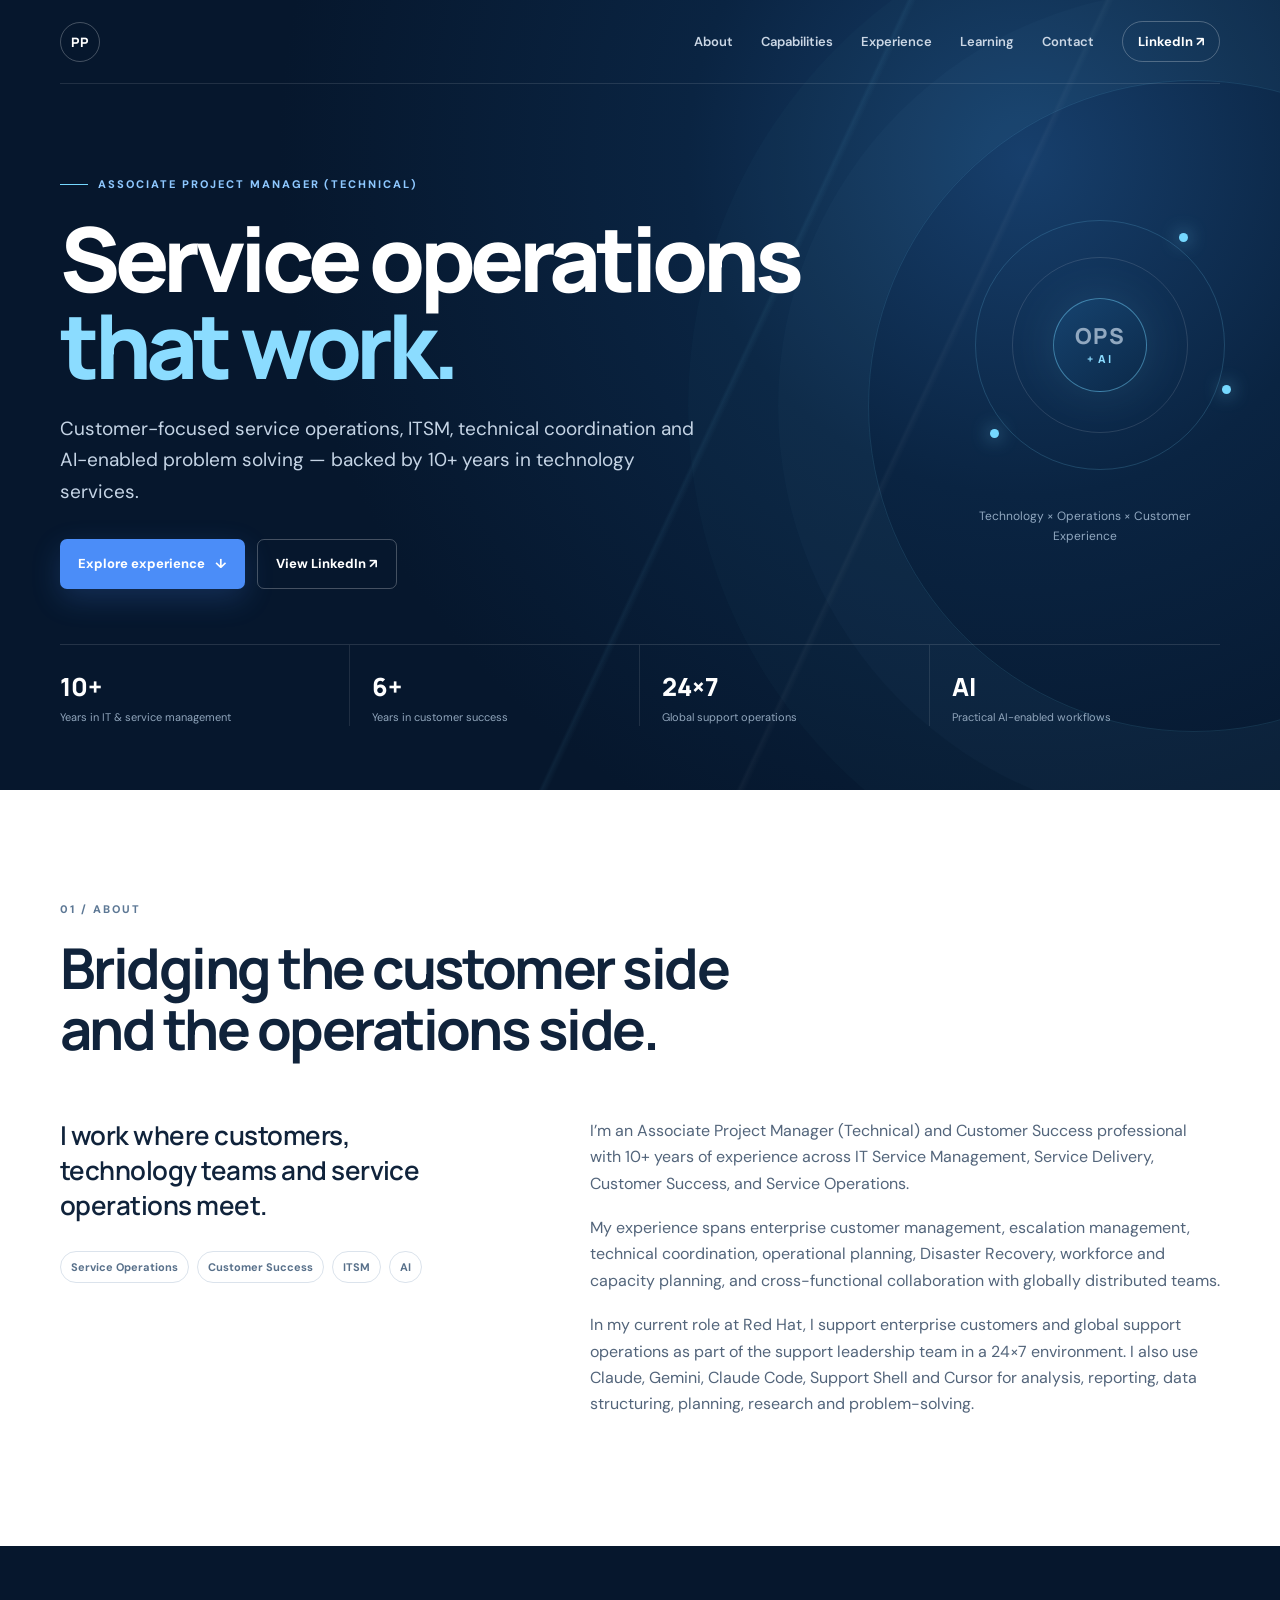
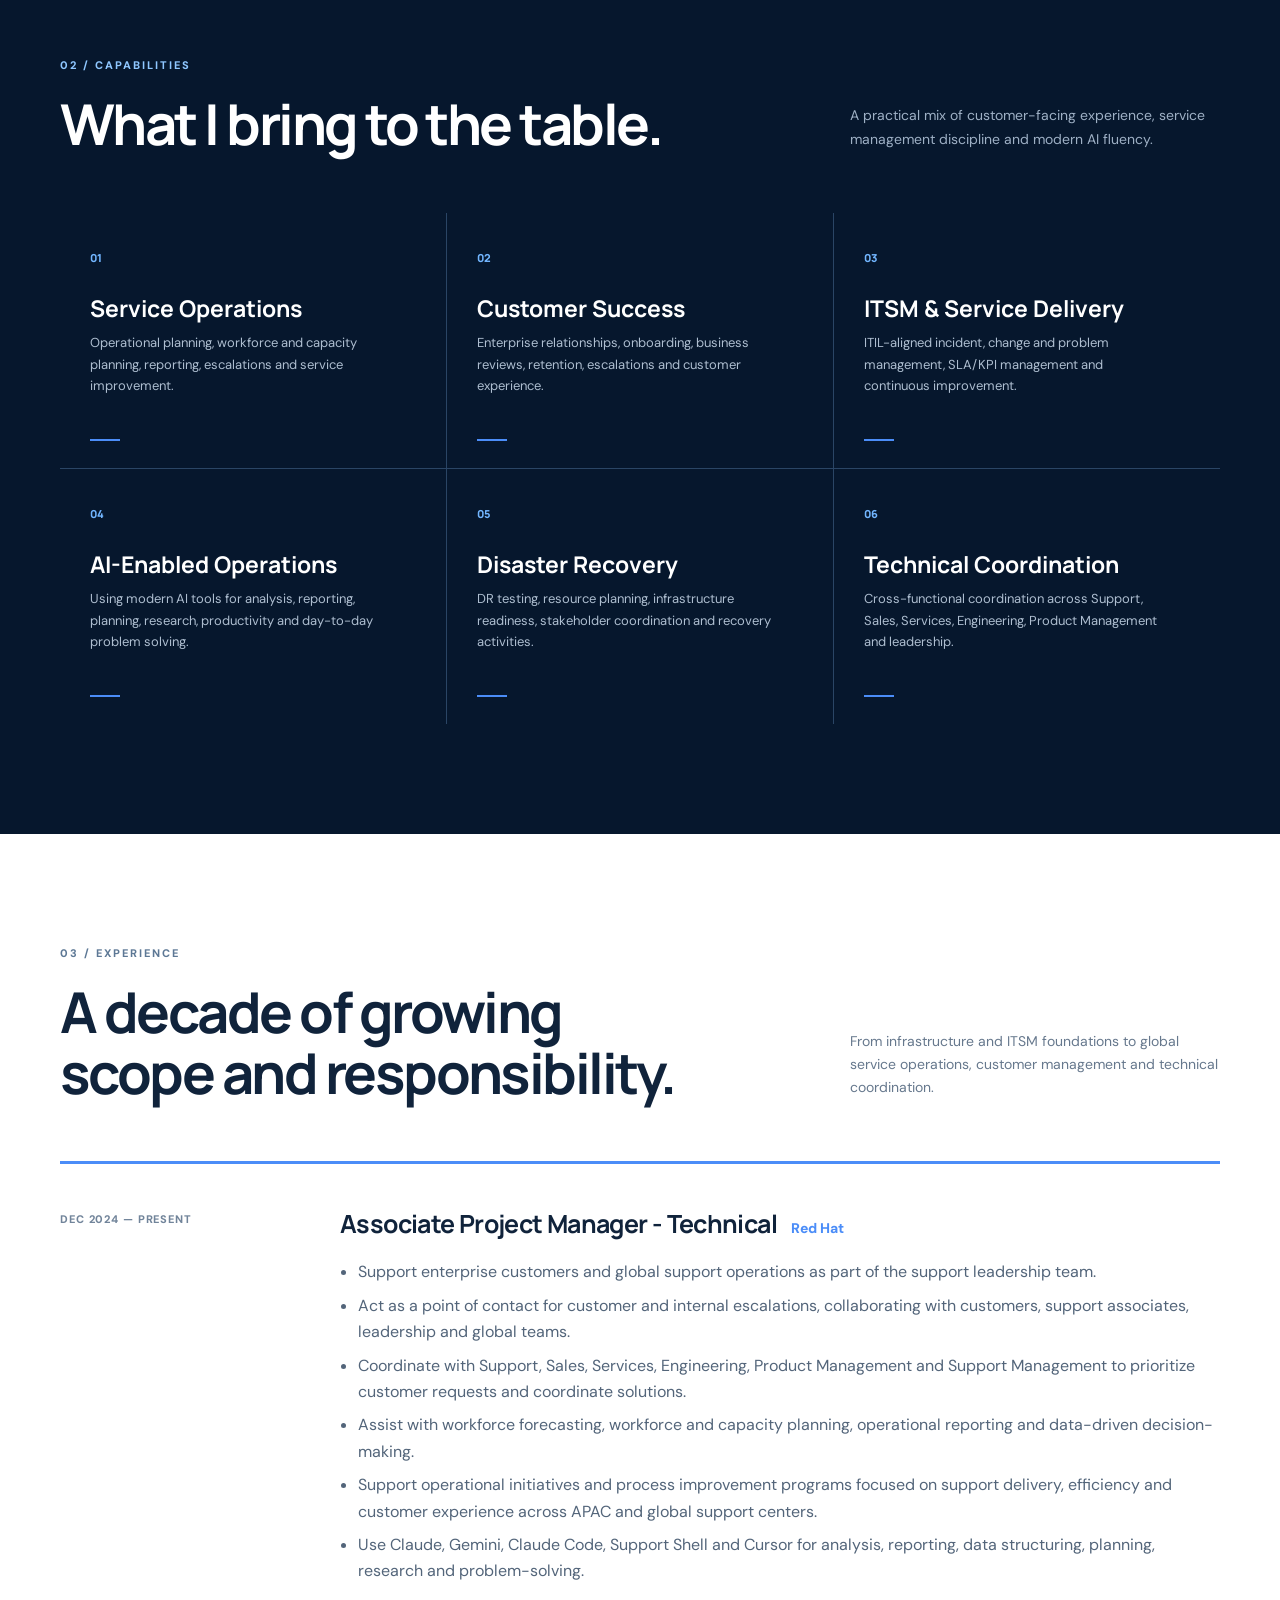
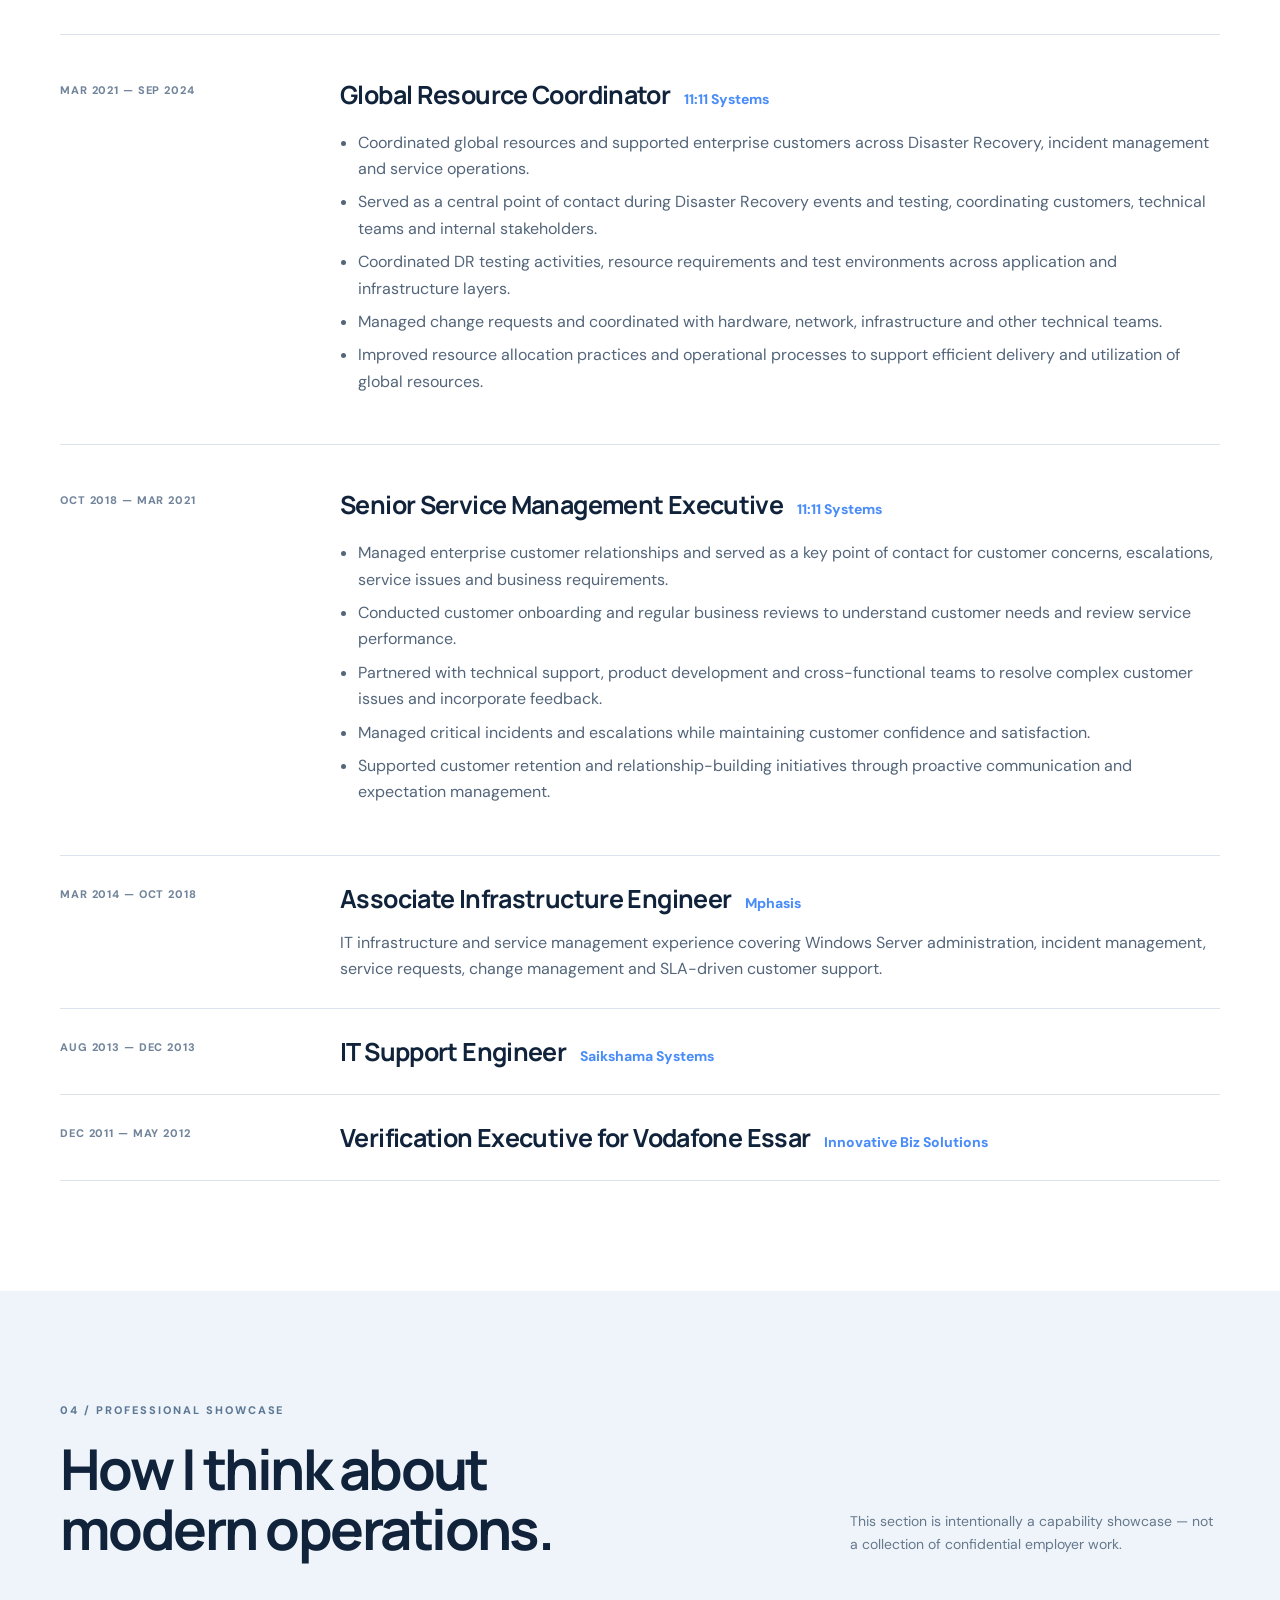
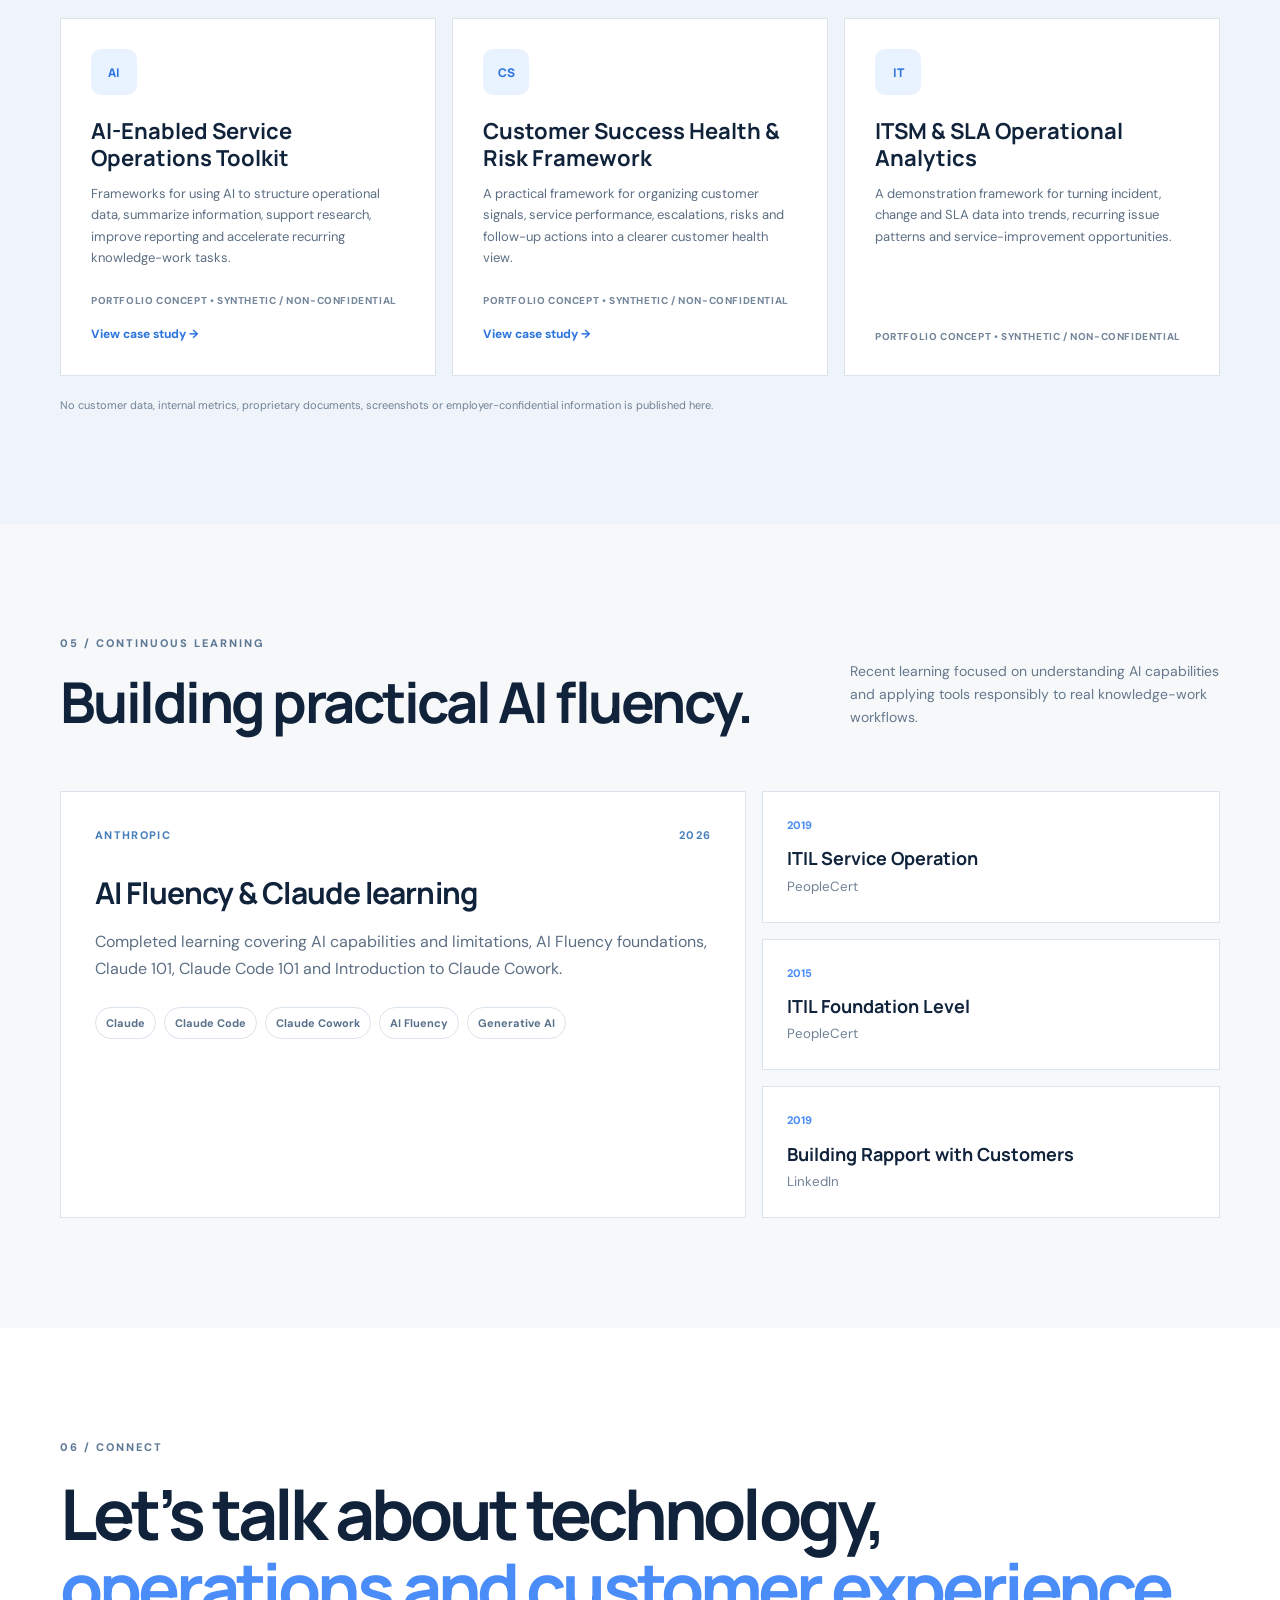
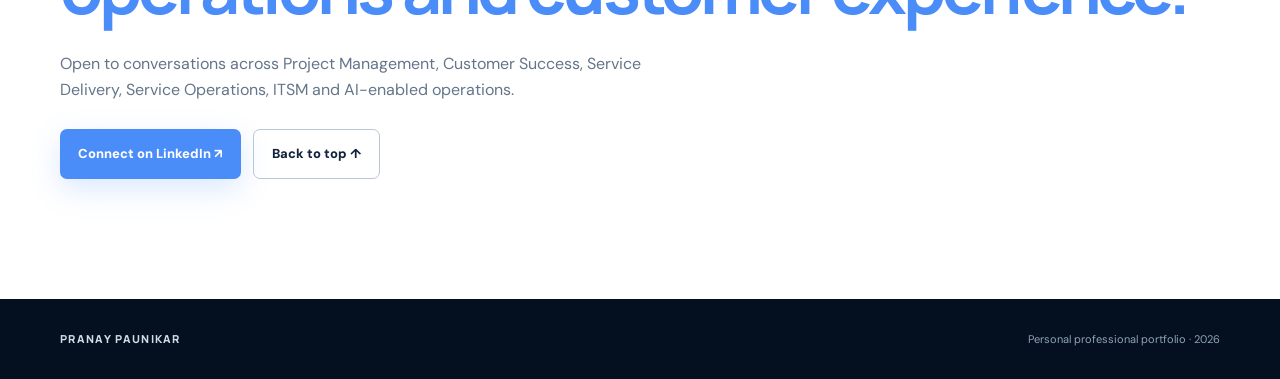
<file: index.html>
<!doctype html>
<html lang="en">
<head>
  <meta charset="utf-8">
  <meta name="viewport" content="width=device-width,initial-scale=1">
  <meta name="description" content="Pranay Paunikar — Associate Project Manager (Technical), Service Operations, Customer Success, ITSM & Service Delivery, AI-Enabled Operations, Disaster Recovery.">
  <meta name="theme-color" content="#07182f">
  <title>Pranay Paunikar | Service Operations • Customer Success • AI</title>
  <link rel="preconnect" href="https://fonts.googleapis.com">
  <link rel="preconnect" href="https://fonts.gstatic.com" crossorigin>
  <link href="https://fonts.googleapis.com/css2?family=DM+Sans:wght@400;500;600;700&family=Manrope:wght@600;700;800&display=swap" rel="stylesheet">
  <link rel="stylesheet" href="style.css">
</head>
<body>
<header class="hero">
  <nav class="nav wrap">
    <a class="brand" href="#top" aria-label="Pranay Paunikar home">PP</a>
    <div class="nav-links">
      <a href="#about">About</a>
      <a href="#capabilities">Capabilities</a>
      <a href="#experience">Experience</a>
      <a href="#learning">Learning</a>
      <a href="#contact">Contact</a>
    </div>
    <a class="nav-cta" href="https://www.linkedin.com/in/pranay--paunikar/" target="_blank" rel="noopener">LinkedIn ↗</a>
  </nav>

  <div id="top" class="hero-inner wrap">
    <div class="hero-copy">
      <p class="eyebrow"><span></span> ASSOCIATE PROJECT MANAGER (TECHNICAL)</p>
      <h1>Service operations<br><em>that work.</em></h1>
      <p class="hero-lead">Customer-focused service operations, ITSM, technical coordination and AI-enabled problem solving — backed by 10+ years in technology services.</p>
      <div class="hero-actions">
        <a class="btn btn-primary" href="#experience">Explore experience <span>↓</span></a>
        <a class="btn btn-ghost" href="https://www.linkedin.com/in/pranay--paunikar/" target="_blank" rel="noopener">View LinkedIn ↗</a>
      </div>
    </div>
    <div class="hero-side">
      <div class="orbit">
        <div class="orbit-ring ring-a"></div>
        <div class="orbit-ring ring-b"></div>
        <div class="orbit-core">OPS<br><small>+ AI</small></div>
        <div class="orbit-dot dot-a"></div>
        <div class="orbit-dot dot-b"></div>
        <div class="orbit-dot dot-c"></div>
      </div>
      <p>Technology × Operations × Customer Experience</p>
    </div>
  </div>

  <div class="hero-bottom wrap">
    <div><strong>10+</strong><span>Years in IT & service management</span></div>
    <div><strong>6+</strong><span>Years in customer success</span></div>
    <div><strong>24×7</strong><span>Global support operations</span></div>
    <div><strong>AI</strong><span>Practical AI-enabled workflows</span></div>
  </div>
</header>

<main>
<section id="about" class="section wrap">
  <div class="section-head">
    <p class="kicker">01 / ABOUT</p>
    <h2>Bridging the customer side<br>and the operations side.</h2>
  </div>
  <div class="about-grid">
    <div class="about-intro">
      <p class="big">I work where customers, technology teams and service operations meet.</p>
      <div class="tag-row">
        <span>Service Operations</span><span>Customer Success</span><span>ITSM</span><span>AI</span>
      </div>
    </div>
    <div class="about-copy">
      <p>I’m an Associate Project Manager (Technical) and Customer Success professional with 10+ years of experience across IT Service Management, Service Delivery, Customer Success, and Service Operations.</p>
      <p>My experience spans enterprise customer management, escalation management, technical coordination, operational planning, Disaster Recovery, workforce and capacity planning, and cross-functional collaboration with globally distributed teams.</p>
      <p>In my current role at Red Hat, I support enterprise customers and global support operations as part of the support leadership team in a 24×7 environment. I also use Claude, Gemini, Claude Code, Support Shell and Cursor for analysis, reporting, data structuring, planning, research and problem-solving.</p>
    </div>
  </div>
</section>

<section id="capabilities" class="section dark">
  <div class="wrap">
    <div class="section-head split">
      <div><p class="kicker light">02 / CAPABILITIES</p><h2>What I bring to the table.</h2></div>
      <p class="section-note">A practical mix of customer-facing experience, service management discipline and modern AI fluency.</p>
    </div>
    <div class="cap-grid">
      <article class="cap-card"><span>01</span><h3>Service Operations</h3><p>Operational planning, workforce and capacity planning, reporting, escalations and service improvement.</p><div class="line"></div></article>
      <article class="cap-card"><span>02</span><h3>Customer Success</h3><p>Enterprise relationships, onboarding, business reviews, retention, escalations and customer experience.</p><div class="line"></div></article>
      <article class="cap-card"><span>03</span><h3>ITSM & Service Delivery</h3><p>ITIL-aligned incident, change and problem management, SLA/KPI management and continuous improvement.</p><div class="line"></div></article>
      <article class="cap-card"><span>04</span><h3>AI-Enabled Operations</h3><p>Using modern AI tools for analysis, reporting, planning, research, productivity and day-to-day problem solving.</p><div class="line"></div></article>
      <article class="cap-card"><span>05</span><h3>Disaster Recovery</h3><p>DR testing, resource planning, infrastructure readiness, stakeholder coordination and recovery activities.</p><div class="line"></div></article>
      <article class="cap-card"><span>06</span><h3>Technical Coordination</h3><p>Cross-functional coordination across Support, Sales, Services, Engineering, Product Management and leadership.</p><div class="line"></div></article>
    </div>
  </div>
</section>

<section id="experience" class="section wrap">
  <div class="section-head split">
    <div><p class="kicker">03 / EXPERIENCE</p><h2>A decade of growing<br>scope and responsibility.</h2></div>
    <p class="section-note dark-note">From infrastructure and ITSM foundations to global service operations, customer management and technical coordination.</p>
  </div>

  <div class="timeline">
    <article class="timeline-item current">
      <div class="timeline-date">DEC 2024 — PRESENT</div>
      <div class="timeline-body">
        <div class="company-row"><h3>Associate Project Manager - Technical</h3><span>Red Hat</span></div>
        <ul>
          <li>Support enterprise customers and global support operations as part of the support leadership team.</li>
          <li>Act as a point of contact for customer and internal escalations, collaborating with customers, support associates, leadership and global teams.</li>
          <li>Coordinate with Support, Sales, Services, Engineering, Product Management and Support Management to prioritize customer requests and coordinate solutions.</li>
          <li>Assist with workforce forecasting, workforce and capacity planning, operational reporting and data-driven decision-making.</li>
          <li>Support operational initiatives and process improvement programs focused on support delivery, efficiency and customer experience across APAC and global support centers.</li>
          <li>Use Claude, Gemini, Claude Code, Support Shell and Cursor for analysis, reporting, data structuring, planning, research and problem-solving.</li>
        </ul>
      </div>
    </article>

    <article class="timeline-item">
      <div class="timeline-date">MAR 2021 — SEP 2024</div>
      <div class="timeline-body">
        <div class="company-row"><h3>Global Resource Coordinator</h3><span>11:11 Systems</span></div>
        <ul>
          <li>Coordinated global resources and supported enterprise customers across Disaster Recovery, incident management and service operations.</li>
          <li>Served as a central point of contact during Disaster Recovery events and testing, coordinating customers, technical teams and internal stakeholders.</li>
          <li>Coordinated DR testing activities, resource requirements and test environments across application and infrastructure layers.</li>
          <li>Managed change requests and coordinated with hardware, network, infrastructure and other technical teams.</li>
          <li>Improved resource allocation practices and operational processes to support efficient delivery and utilization of global resources.</li>
        </ul>
      </div>
    </article>

    <article class="timeline-item">
      <div class="timeline-date">OCT 2018 — MAR 2021</div>
      <div class="timeline-body">
        <div class="company-row"><h3>Senior Service Management Executive</h3><span>11:11 Systems</span></div>
        <ul>
          <li>Managed enterprise customer relationships and served as a key point of contact for customer concerns, escalations, service issues and business requirements.</li>
          <li>Conducted customer onboarding and regular business reviews to understand customer needs and review service performance.</li>
          <li>Partnered with technical support, product development and cross-functional teams to resolve complex customer issues and incorporate feedback.</li>
          <li>Managed critical incidents and escalations while maintaining customer confidence and satisfaction.</li>
          <li>Supported customer retention and relationship-building initiatives through proactive communication and expectation management.</li>
        </ul>
      </div>
    </article>

    <article class="timeline-item compact">
      <div class="timeline-date">MAR 2014 — OCT 2018</div>
      <div class="timeline-body">
        <div class="company-row"><h3>Associate Infrastructure Engineer</h3><span>Mphasis</span></div>
        <p>IT infrastructure and service management experience covering Windows Server administration, incident management, service requests, change management and SLA-driven customer support.</p>
      </div>
    </article>

    <article class="timeline-item compact">
      <div class="timeline-date">AUG 2013 — DEC 2013</div>
      <div class="timeline-body"><div class="company-row"><h3>IT Support Engineer</h3><span>Saikshama Systems</span></div></div>
    </article>

    <article class="timeline-item compact">
      <div class="timeline-date">DEC 2011 — MAY 2012</div>
      <div class="timeline-body"><div class="company-row"><h3>Verification Executive for Vodafone Essar</h3><span>Innovative Biz Solutions</span></div></div>
    </article>
  </div>
</section>

<section id="showcase" class="section showcase">
  <div class="wrap">
    <div class="section-head split">
      <div><p class="kicker">04 / PROFESSIONAL SHOWCASE</p><h2>How I think about<br>modern operations.</h2></div>
      <p class="section-note dark-note">This section is intentionally a capability showcase — not a collection of confidential employer work.</p>
    </div>
    <div class="showcase-grid">
      <article><div class="show-icon">AI</div><h3>AI-Enabled Service Operations Toolkit</h3><p>Frameworks for using AI to structure operational data, summarize information, support research, improve reporting and accelerate recurring knowledge-work tasks.</p><span class="status">Portfolio concept • Synthetic / non-confidential</span><a class="card-link" href="project-ai-operations.html">View case study →</a></article>
      <article><div class="show-icon">CS</div><h3>Customer Success Health & Risk Framework</h3><p>A practical framework for organizing customer signals, service performance, escalations, risks and follow-up actions into a clearer customer health view.</p><span class="status">Portfolio concept • Synthetic / non-confidential</span><a class="card-link" href="project-customer-success.html">View case study →</a></article>
      <article><div class="show-icon">IT</div><h3>ITSM & SLA Operational Analytics</h3><p>A demonstration framework for turning incident, change and SLA data into trends, recurring issue patterns and service-improvement opportunities.</p><span class="status">Portfolio concept • Synthetic / non-confidential</span></article>
    </div>
    <p class="privacy-note">No customer data, internal metrics, proprietary documents, screenshots or employer-confidential information is published here.</p>
  </div>
</section>

<section id="learning" class="section pale">
  <div class="wrap">
    <div class="section-head split">
      <div><p class="kicker">05 / CONTINUOUS LEARNING</p><h2>Building practical AI fluency.</h2></div>
      <p class="section-note dark-note">Recent learning focused on understanding AI capabilities and applying tools responsibly to real knowledge-work workflows.</p>
    </div>
    <div class="learning-grid">
      <div class="learning-main">
        <div class="learning-top"><span>ANTHROPIC</span><b>2026</b></div>
        <h3>AI Fluency & Claude learning</h3>
        <p>Completed learning covering AI capabilities and limitations, AI Fluency foundations, Claude 101, Claude Code 101 and Introduction to Claude Cowork.</p>
        <div class="tool-pills"><span>Claude</span><span>Claude Code</span><span>Claude Cowork</span><span>AI Fluency</span><span>Generative AI</span></div>
      </div>
      <div class="learning-side">
        <div><span>2019</span><strong>ITIL Service Operation</strong><small>PeopleCert</small></div>
        <div><span>2015</span><strong>ITIL Foundation Level</strong><small>PeopleCert</small></div>
        <div><span>2019</span><strong>Building Rapport with Customers</strong><small>LinkedIn</small></div>
      </div>
    </div>
  </div>
</section>

<section id="contact" class="section contact wrap">
  <p class="kicker">06 / CONNECT</p>
  <h2>Let’s talk about technology,<br><em>operations and customer experience.</em></h2>
  <p>Open to conversations across Project Management, Customer Success, Service Delivery, Service Operations, ITSM and AI-enabled operations.</p>
  <div class="contact-actions">
    <a class="btn btn-primary" href="https://www.linkedin.com/in/pranay--paunikar/" target="_blank" rel="noopener">Connect on LinkedIn ↗</a>
    <a class="btn btn-outline" href="#top">Back to top ↑</a>
  </div>
</section>
</main>

<footer>
  <div class="wrap footer-inner">
    <span>PRANAY PAUNIKAR</span>
    <span>Personal professional portfolio · 2026</span>
  </div>
</footer>
</body>
</html>
</file>
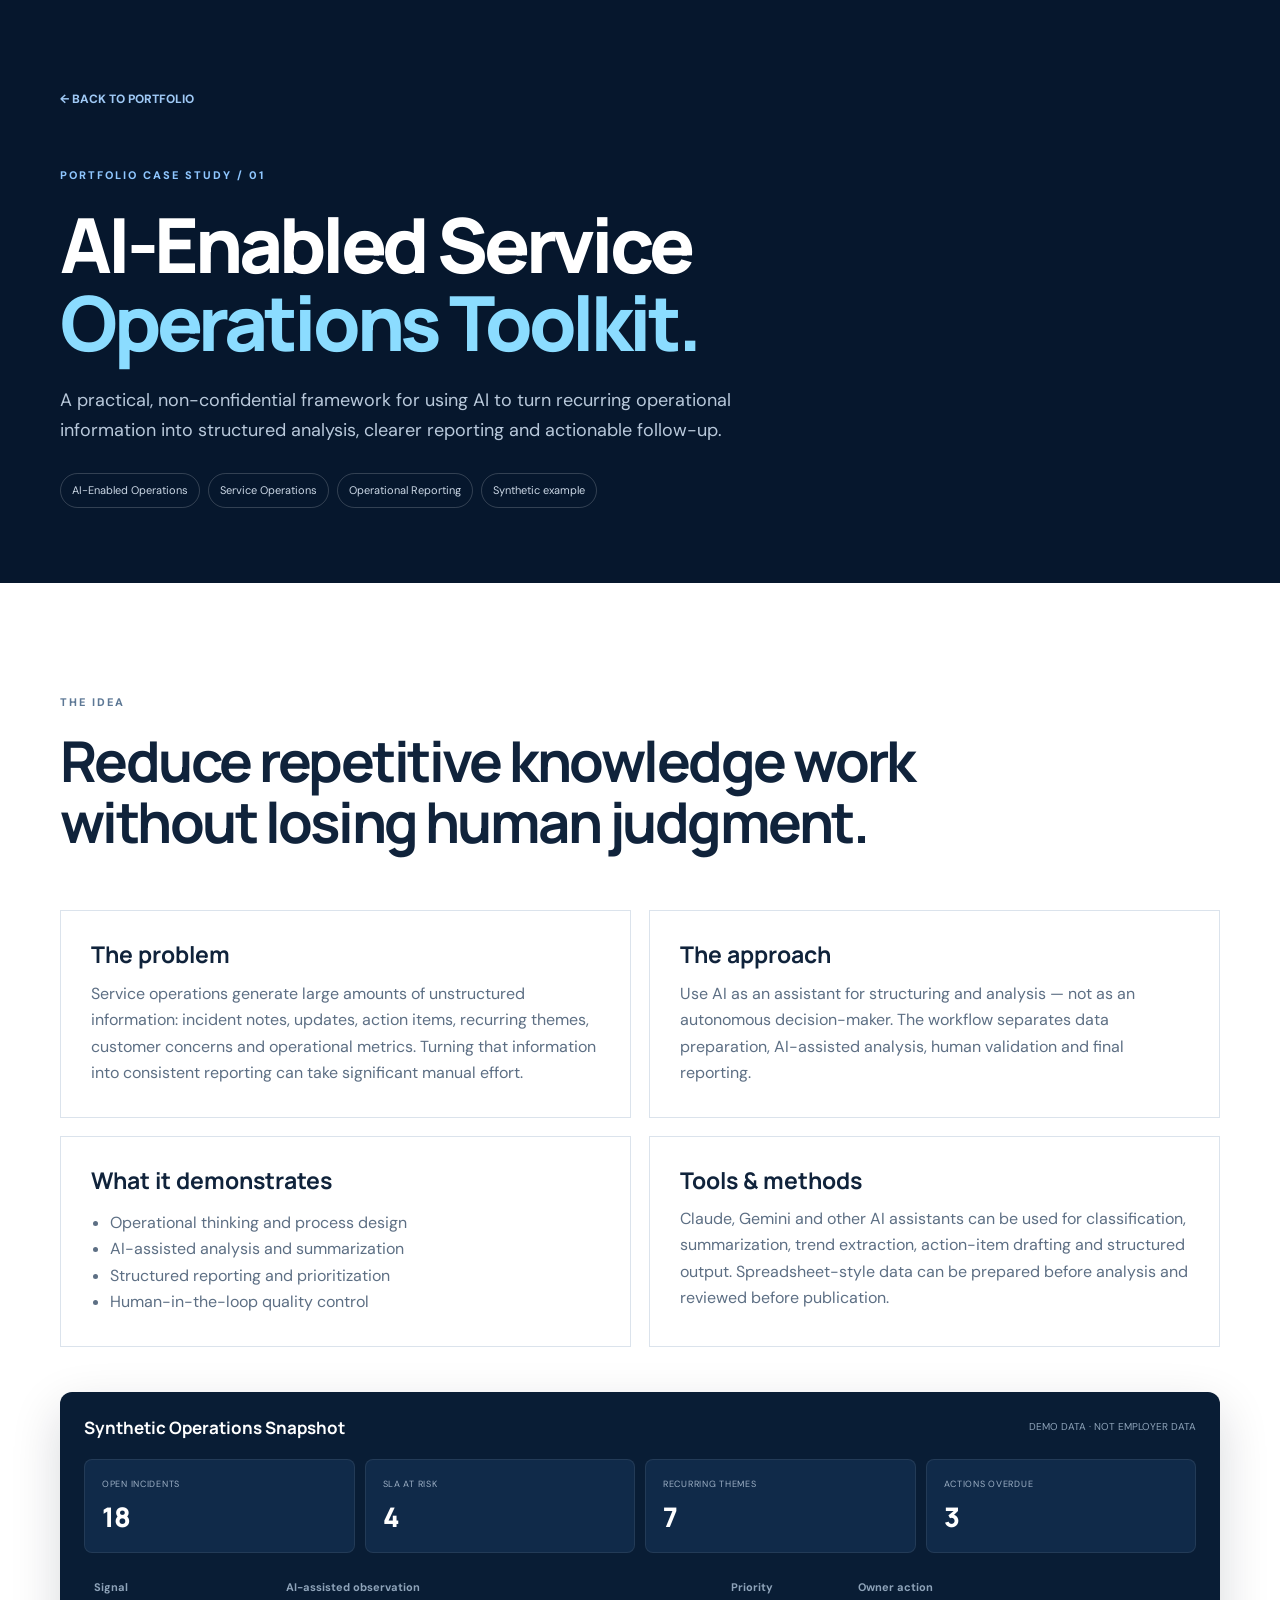
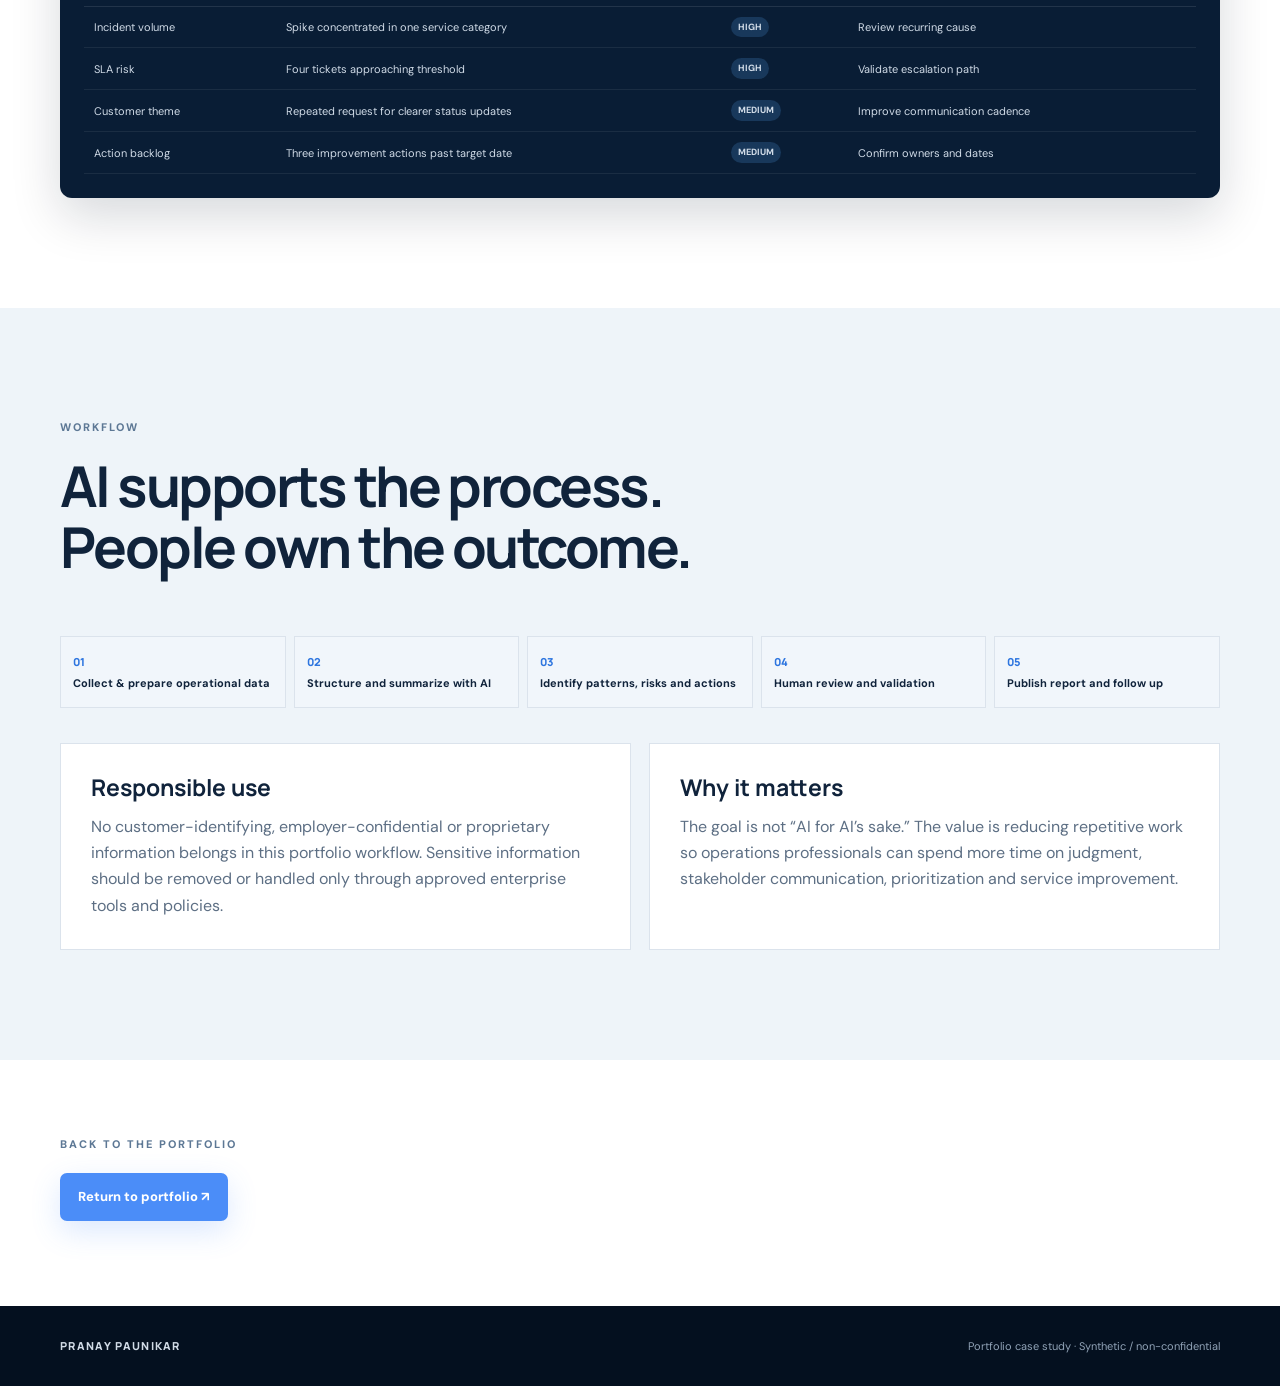
<file: project-ai-operations.html>
<!doctype html>
<html lang="en">
<head>
<meta charset="utf-8">
<meta name="viewport" content="width=device-width,initial-scale=1">
<meta name="description" content="AI-Enabled Service Operations Toolkit — Pranay Paunikar portfolio case study.">
<title>AI-Enabled Service Operations Toolkit | Pranay Paunikar</title>
<link rel="preconnect" href="https://fonts.googleapis.com">
<link rel="preconnect" href="https://fonts.gstatic.com" crossorigin>
<link href="https://fonts.googleapis.com/css2?family=DM+Sans:wght@400;500;600;700&family=Manrope:wght@600;700;800&display=swap" rel="stylesheet">
<link rel="stylesheet" href="style.css">
</head>
<body>
<header class="project-hero">
  <div class="wrap">
    <a href="index.html" style="color:#9fc9f5;text-decoration:none;font-size:12px;font-weight:800;">← BACK TO PORTFOLIO</a>
    <p class="kicker" style="margin-top:55px;">PORTFOLIO CASE STUDY / 01</p>
    <h1>AI-Enabled Service<br><em>Operations Toolkit.</em></h1>
    <p class="project-lead">A practical, non-confidential framework for using AI to turn recurring operational information into structured analysis, clearer reporting and actionable follow-up.</p>
    <div class="project-meta">
      <span>AI-Enabled Operations</span><span>Service Operations</span><span>Operational Reporting</span><span>Synthetic example</span>
    </div>
  </div>
</header>

<main>
<section class="section wrap">
  <div class="section-head">
    <p class="kicker">THE IDEA</p>
    <h2>Reduce repetitive knowledge work<br>without losing human judgment.</h2>
  </div>
  <div class="case-grid">
    <article class="case-card"><h3>The problem</h3><p>Service operations generate large amounts of unstructured information: incident notes, updates, action items, recurring themes, customer concerns and operational metrics. Turning that information into consistent reporting can take significant manual effort.</p></article>
    <article class="case-card"><h3>The approach</h3><p>Use AI as an assistant for structuring and analysis — not as an autonomous decision-maker. The workflow separates data preparation, AI-assisted analysis, human validation and final reporting.</p></article>
    <article class="case-card"><h3>What it demonstrates</h3><ul><li>Operational thinking and process design</li><li>AI-assisted analysis and summarization</li><li>Structured reporting and prioritization</li><li>Human-in-the-loop quality control</li></ul></article>
    <article class="case-card"><h3>Tools & methods</h3><p>Claude, Gemini and other AI assistants can be used for classification, summarization, trend extraction, action-item drafting and structured output. Spreadsheet-style data can be prepared before analysis and reviewed before publication.</p></article>
  </div>

  <div class="dashboard">
    <div class="dashboard-top"><span class="dashboard-title">Synthetic Operations Snapshot</span><span class="dashboard-note">DEMO DATA · NOT EMPLOYER DATA</span></div>
    <div class="kpi-grid">
      <div class="kpi"><small>Open incidents</small><strong>18</strong></div>
      <div class="kpi"><small>SLA at risk</small><strong>4</strong></div>
      <div class="kpi"><small>Recurring themes</small><strong>7</strong></div>
      <div class="kpi"><small>Actions overdue</small><strong>3</strong></div>
    </div>
    <table class="dashboard-table">
      <thead><tr><th>Signal</th><th>AI-assisted observation</th><th>Priority</th><th>Owner action</th></tr></thead>
      <tbody>
        <tr><td>Incident volume</td><td>Spike concentrated in one service category</td><td><span class="badge">HIGH</span></td><td>Review recurring cause</td></tr>
        <tr><td>SLA risk</td><td>Four tickets approaching threshold</td><td><span class="badge">HIGH</span></td><td>Validate escalation path</td></tr>
        <tr><td>Customer theme</td><td>Repeated request for clearer status updates</td><td><span class="badge">MEDIUM</span></td><td>Improve communication cadence</td></tr>
        <tr><td>Action backlog</td><td>Three improvement actions past target date</td><td><span class="badge">MEDIUM</span></td><td>Confirm owners and dates</td></tr>
      </tbody>
    </table>
  </div>
</section>

<section class="section project-footer">
  <div class="wrap">
    <div class="section-head">
      <p class="kicker">WORKFLOW</p>
      <h2>AI supports the process.<br>People own the outcome.</h2>
    </div>
    <div class="workflow">
      <div><b>01</b><span>Collect & prepare operational data</span></div>
      <div><b>02</b><span>Structure and summarize with AI</span></div>
      <div><b>03</b><span>Identify patterns, risks and actions</span></div>
      <div><b>04</b><span>Human review and validation</span></div>
      <div><b>05</b><span>Publish report and follow up</span></div>
    </div>
    <div class="case-grid" style="margin-top:35px">
      <article class="case-card"><h3>Responsible use</h3><p>No customer-identifying, employer-confidential or proprietary information belongs in this portfolio workflow. Sensitive information should be removed or handled only through approved enterprise tools and policies.</p></article>
      <article class="case-card"><h3>Why it matters</h3><p>The goal is not “AI for AI’s sake.” The value is reducing repetitive work so operations professionals can spend more time on judgment, stakeholder communication, prioritization and service improvement.</p></article>
    </div>
  </div>
</section>

<section class="section wrap" style="padding-top:75px;padding-bottom:85px">
  <p class="kicker">BACK TO THE PORTFOLIO</p>
  <a class="btn btn-primary" href="index.html">Return to portfolio ↗</a>
</section>
</main>
<footer><div class="wrap footer-inner"><span>PRANAY PAUNIKAR</span><span>Portfolio case study · Synthetic / non-confidential</span></div></footer>
</body>
</html>
</file>
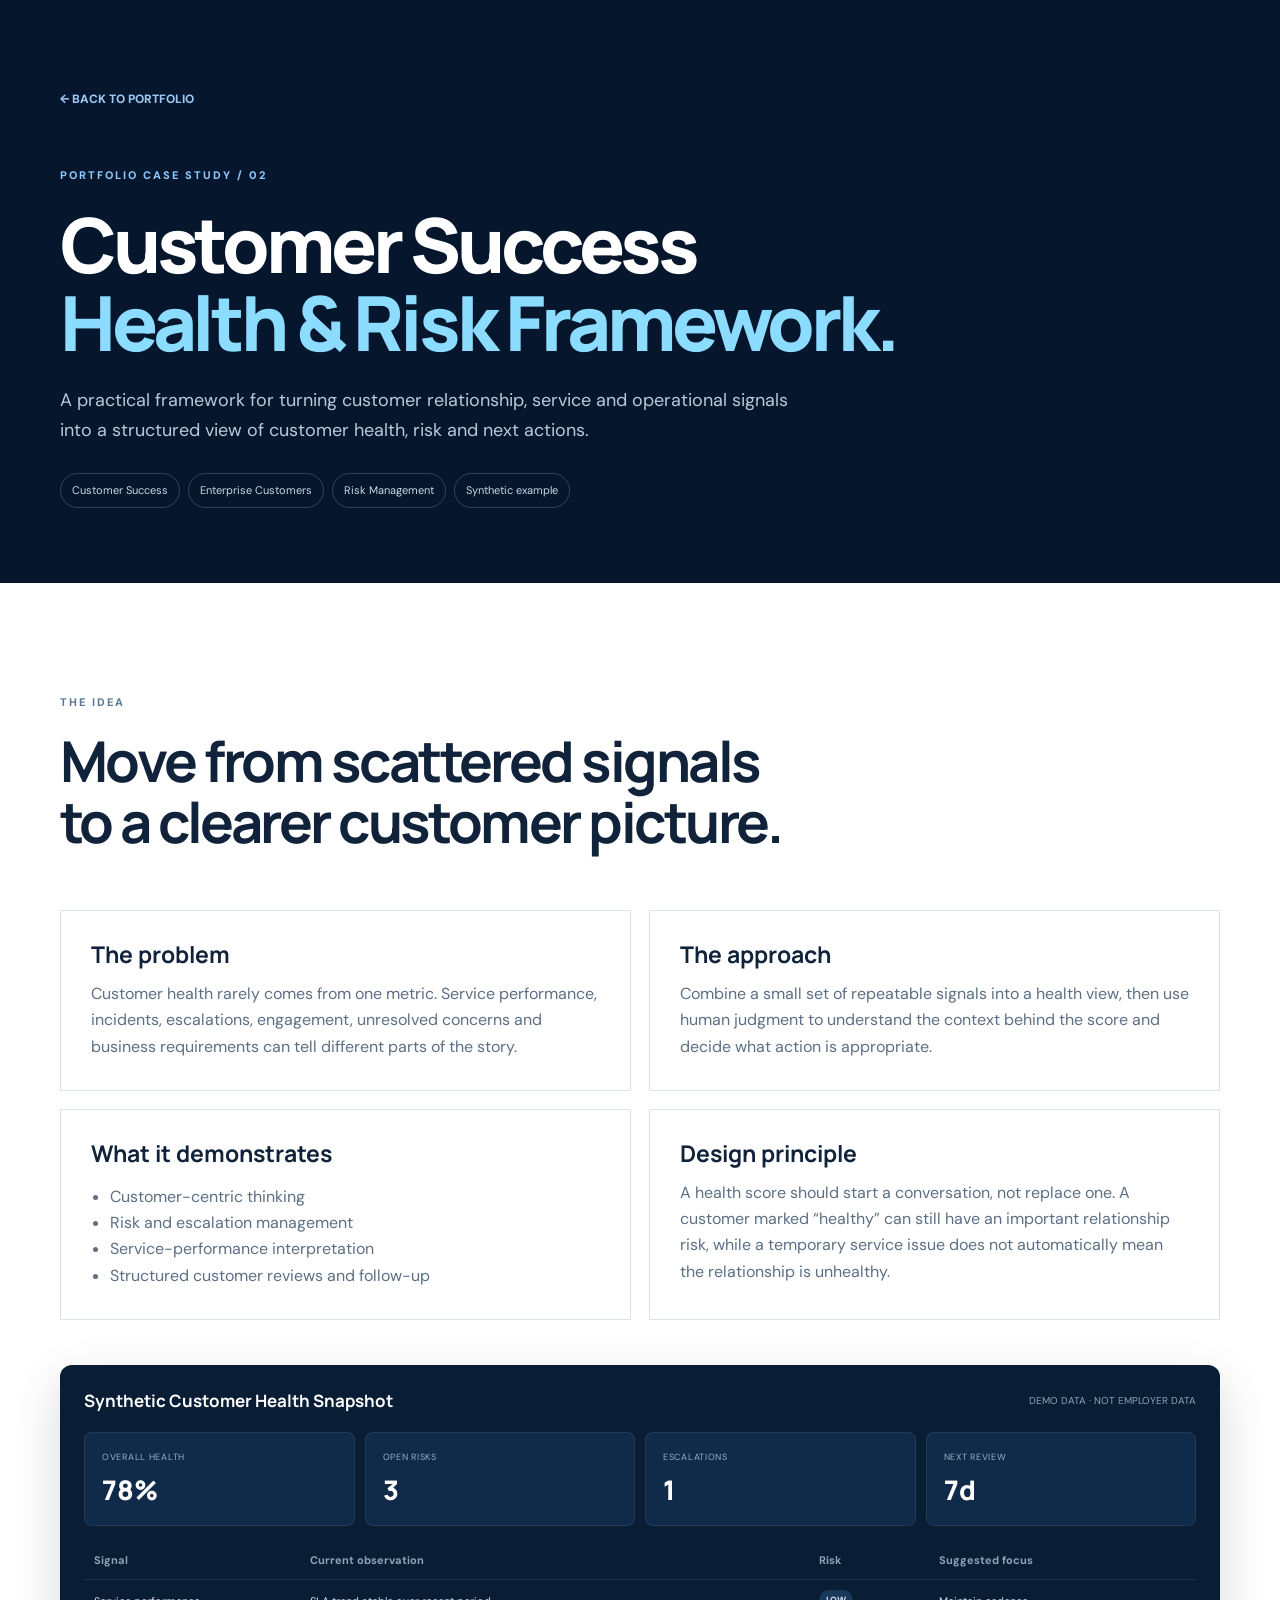
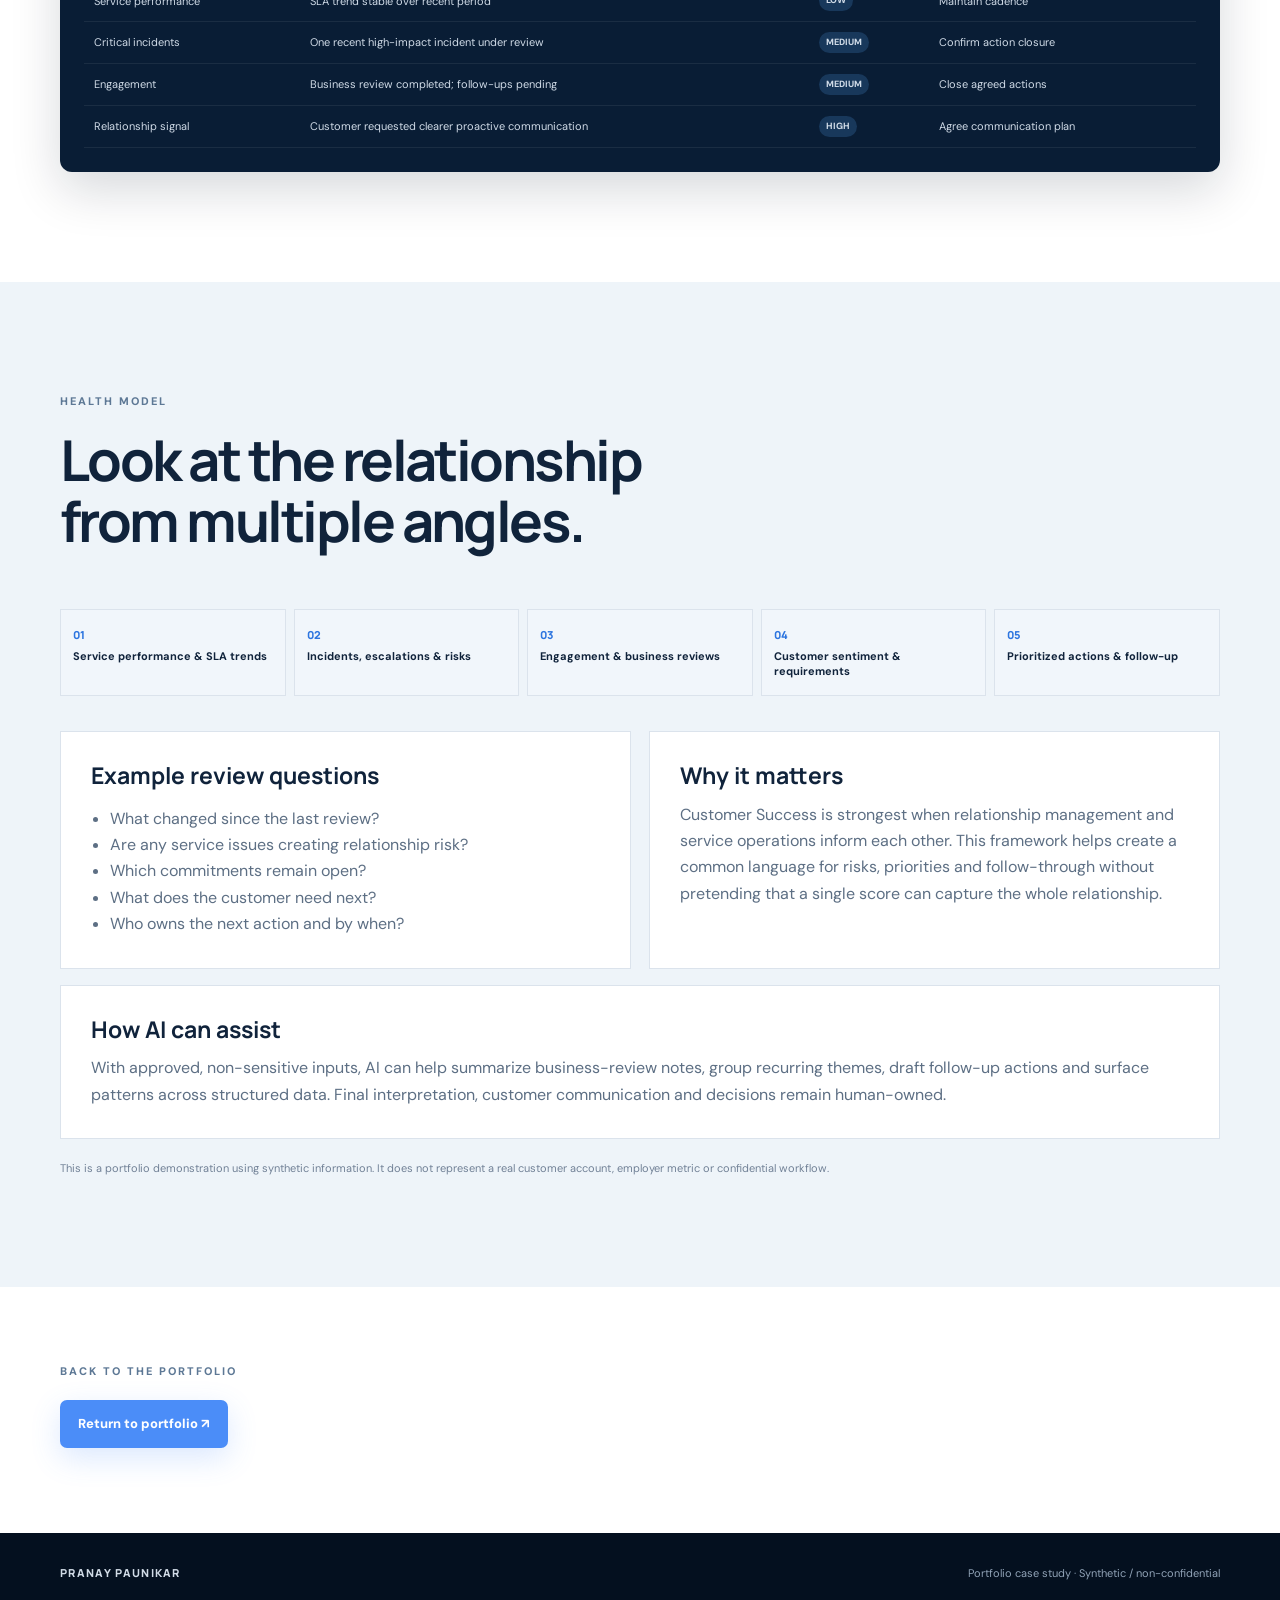
<file: project-customer-success.html>
<!doctype html>
<html lang="en">
<head>
<meta charset="utf-8">
<meta name="viewport" content="width=device-width,initial-scale=1">
<meta name="description" content="Customer Success Health & Risk Framework — Pranay Paunikar portfolio case study.">
<title>Customer Success Health & Risk Framework | Pranay Paunikar</title>
<link rel="preconnect" href="https://fonts.googleapis.com">
<link rel="preconnect" href="https://fonts.gstatic.com" crossorigin>
<link href="https://fonts.googleapis.com/css2?family=DM+Sans:wght@400;500;600;700&family=Manrope:wght@600;700;800&display=swap" rel="stylesheet">
<link rel="stylesheet" href="style.css">
</head>
<body>
<header class="project-hero">
  <div class="wrap">
    <a href="index.html" style="color:#9fc9f5;text-decoration:none;font-size:12px;font-weight:800;">← BACK TO PORTFOLIO</a>
    <p class="kicker" style="margin-top:55px;">PORTFOLIO CASE STUDY / 02</p>
    <h1>Customer Success<br><em>Health & Risk Framework.</em></h1>
    <p class="project-lead">A practical framework for turning customer relationship, service and operational signals into a structured view of customer health, risk and next actions.</p>
    <div class="project-meta">
      <span>Customer Success</span><span>Enterprise Customers</span><span>Risk Management</span><span>Synthetic example</span>
    </div>
  </div>
</header>

<main>
<section class="section wrap">
  <div class="section-head">
    <p class="kicker">THE IDEA</p>
    <h2>Move from scattered signals<br>to a clearer customer picture.</h2>
  </div>

  <div class="case-grid">
    <article class="case-card"><h3>The problem</h3><p>Customer health rarely comes from one metric. Service performance, incidents, escalations, engagement, unresolved concerns and business requirements can tell different parts of the story.</p></article>
    <article class="case-card"><h3>The approach</h3><p>Combine a small set of repeatable signals into a health view, then use human judgment to understand the context behind the score and decide what action is appropriate.</p></article>
    <article class="case-card"><h3>What it demonstrates</h3><ul><li>Customer-centric thinking</li><li>Risk and escalation management</li><li>Service-performance interpretation</li><li>Structured customer reviews and follow-up</li></ul></article>
    <article class="case-card"><h3>Design principle</h3><p>A health score should start a conversation, not replace one. A customer marked “healthy” can still have an important relationship risk, while a temporary service issue does not automatically mean the relationship is unhealthy.</p></article>
  </div>

  <div class="dashboard" style="margin-top:45px">
    <div class="dashboard-top"><span class="dashboard-title">Synthetic Customer Health Snapshot</span><span class="dashboard-note">DEMO DATA · NOT EMPLOYER DATA</span></div>
    <div class="kpi-grid">
      <div class="kpi"><small>Overall health</small><strong>78%</strong></div>
      <div class="kpi"><small>Open risks</small><strong>3</strong></div>
      <div class="kpi"><small>Escalations</small><strong>1</strong></div>
      <div class="kpi"><small>Next review</small><strong>7d</strong></div>
    </div>
    <table class="dashboard-table">
      <thead><tr><th>Signal</th><th>Current observation</th><th>Risk</th><th>Suggested focus</th></tr></thead>
      <tbody>
        <tr><td>Service performance</td><td>SLA trend stable over recent period</td><td><span class="badge">LOW</span></td><td>Maintain cadence</td></tr>
        <tr><td>Critical incidents</td><td>One recent high-impact incident under review</td><td><span class="badge">MEDIUM</span></td><td>Confirm action closure</td></tr>
        <tr><td>Engagement</td><td>Business review completed; follow-ups pending</td><td><span class="badge">MEDIUM</span></td><td>Close agreed actions</td></tr>
        <tr><td>Relationship signal</td><td>Customer requested clearer proactive communication</td><td><span class="badge">HIGH</span></td><td>Agree communication plan</td></tr>
      </tbody>
    </table>
  </div>
</section>

<section class="section project-footer">
  <div class="wrap">
    <div class="section-head">
      <p class="kicker">HEALTH MODEL</p>
      <h2>Look at the relationship<br>from multiple angles.</h2>
    </div>
    <div class="workflow">
      <div><b>01</b><span>Service performance & SLA trends</span></div>
      <div><b>02</b><span>Incidents, escalations & risks</span></div>
      <div><b>03</b><span>Engagement & business reviews</span></div>
      <div><b>04</b><span>Customer sentiment & requirements</span></div>
      <div><b>05</b><span>Prioritized actions & follow-up</span></div>
    </div>

    <div class="case-grid" style="margin-top:35px">
      <article class="case-card"><h3>Example review questions</h3><ul><li>What changed since the last review?</li><li>Are any service issues creating relationship risk?</li><li>Which commitments remain open?</li><li>What does the customer need next?</li><li>Who owns the next action and by when?</li></ul></article>
      <article class="case-card"><h3>Why it matters</h3><p>Customer Success is strongest when relationship management and service operations inform each other. This framework helps create a common language for risks, priorities and follow-through without pretending that a single score can capture the whole relationship.</p></article>
    </div>

    <div class="case-card" style="margin-top:16px">
      <h3>How AI can assist</h3>
      <p>With approved, non-sensitive inputs, AI can help summarize business-review notes, group recurring themes, draft follow-up actions and surface patterns across structured data. Final interpretation, customer communication and decisions remain human-owned.</p>
    </div>

    <p class="privacy-note">This is a portfolio demonstration using synthetic information. It does not represent a real customer account, employer metric or confidential workflow.</p>
  </div>
</section>

<section class="section wrap" style="padding-top:75px;padding-bottom:85px">
  <p class="kicker">BACK TO THE PORTFOLIO</p>
  <a class="btn btn-primary" href="index.html">Return to portfolio ↗</a>
</section>
</main>
<footer><div class="wrap footer-inner"><span>PRANAY PAUNIKAR</span><span>Portfolio case study · Synthetic / non-confidential</span></div></footer>
</body>
</html>
</file>
<file: style.css>
*{box-sizing:border-box}
:root{--navy:#06172d;--navy2:#0b2442;--ink:#10233b;--muted:#64758b;--blue:#4b8df8;--cyan:#75d8ff;--line:#dbe3ec;--pale:#f2f6fa;--white:#fff}
html{scroll-behavior:smooth}
body{margin:0;color:var(--ink);font-family:"DM Sans",Arial,sans-serif;line-height:1.65;background:#fff}
a{color:inherit}
.wrap{width:min(1160px,calc(100% - 40px));margin:auto}
.hero{min-height:790px;background:radial-gradient(circle at 80% 20%,#173f6c 0,#0a2442 28%,var(--navy) 62%);color:#fff;position:relative;overflow:hidden}
.hero:before{content:"";position:absolute;inset:0;background:linear-gradient(115deg,transparent 0 55%,rgba(117,216,255,.06) 55.2%,transparent 55.6%),linear-gradient(115deg,transparent 0 67%,rgba(255,255,255,.035) 67.2%,transparent 67.6%);pointer-events:none}
.hero:after{content:"";position:absolute;width:650px;height:650px;border:1px solid rgba(117,216,255,.12);border-radius:50%;right:-240px;top:80px;box-shadow:0 0 0 90px rgba(117,216,255,.025),0 0 0 180px rgba(117,216,255,.018)}
.nav{height:84px;display:flex;align-items:center;justify-content:space-between;border-bottom:1px solid rgba(255,255,255,.11);position:relative;z-index:3}
.brand{width:40px;height:40px;border:1px solid rgba(255,255,255,.25);border-radius:50%;display:grid;place-items:center;text-decoration:none;font:800 13px Manrope;letter-spacing:.05em}
.nav-links{display:flex;gap:28px;margin-left:auto;margin-right:28px}
.nav-links a{color:#cbd7e5;text-decoration:none;font-size:13px;font-weight:600}
.nav-links a:hover{color:#fff}
.nav-cta{border:1px solid rgba(255,255,255,.25);padding:9px 15px;border-radius:999px;text-decoration:none;font-size:13px;font-weight:700}
.hero-inner{min-height:560px;display:grid;grid-template-columns:1.3fr .7fr;align-items:center;position:relative;z-index:2;padding:70px 0 45px}
.eyebrow,.kicker{font-size:11px;letter-spacing:.18em;font-weight:800}
.eyebrow{color:#8ec8ff;display:flex;align-items:center;gap:10px}
.eyebrow span{display:inline-block;width:28px;height:1px;background:#75d8ff}
.hero h1{font:800 clamp(54px,7vw,94px)/.98 Manrope;letter-spacing:-.06em;margin:20px 0 24px;max-width:850px}
.hero h1 em{font-style:normal;color:#8bdcff}
.hero-lead{font-size:19px;color:#c5d4e5;max-width:650px;margin:0}
.hero-actions{display:flex;gap:12px;margin-top:32px}
.btn{display:inline-flex;align-items:center;gap:10px;padding:13px 18px;border-radius:7px;text-decoration:none;font-size:13px;font-weight:800;transition:.2s ease}
.btn-primary{background:var(--blue);color:#fff;box-shadow:0 10px 30px rgba(75,141,248,.2)}
.btn-primary:hover{transform:translateY(-2px)}
.btn-ghost{border:1px solid rgba(255,255,255,.25);color:#fff}
.btn-outline{border:1px solid #b9c7d6;color:var(--ink)}
.hero-side{justify-self:end;text-align:center;color:#91a8c0;font-size:12px;max-width:270px}
.orbit{height:300px;width:300px;position:relative;margin:auto}
.orbit-ring{position:absolute;border:1px solid rgba(117,216,255,.18);border-radius:50%;inset:25px}
.ring-b{inset:62px;border-color:rgba(255,255,255,.12)}
.orbit-core{position:absolute;inset:103px;border-radius:50%;background:linear-gradient(145deg,#16436f,#0b2949);border:1px solid rgba(117,216,255,.45);display:grid;place-content:center;font:800 22px/1.1 Manrope;letter-spacing:.05em;box-shadow:0 0 50px rgba(117,216,255,.12)}
.orbit-core small{font-size:11px;color:#8bdcff;letter-spacing:.18em;margin-top:5px}
.orbit-dot{position:absolute;width:9px;height:9px;border-radius:50%;background:#75d8ff;box-shadow:0 0 18px rgba(117,216,255,.8)}
.dot-a{top:38px;right:62px}.dot-b{bottom:57px;left:40px}.dot-c{right:19px;bottom:101px}
.hero-bottom{display:grid;grid-template-columns:repeat(4,1fr);border-top:1px solid rgba(255,255,255,.12);position:relative;z-index:2}
.hero-bottom>div{padding:24px 22px 0;border-right:1px solid rgba(255,255,255,.1);display:flex;flex-direction:column;gap:4px}
.hero-bottom>div:first-child{padding-left:0}
.hero-bottom>div:last-child{border-right:0}
.hero-bottom strong{font:800 25px Manrope;color:#fff}
.hero-bottom span{font-size:11px;color:#91a6bc}
.section{padding:110px 0}
.section-head{margin-bottom:58px}
.section-head.split{display:flex;justify-content:space-between;align-items:end;gap:50px}
.kicker{color:#5d7895;margin:0 0 20px}
.kicker.light{color:#8fc7ff}
.section-head h2{font:700 clamp(35px,4.4vw,57px)/1.08 Manrope;letter-spacing:-.045em;margin:0}
.section-note{max-width:370px;color:#9eb0c5;font-size:14px;margin:0 0 4px}
.dark-note{color:#66788d}
.about-grid{display:grid;grid-template-columns:.8fr 1.2fr;gap:110px}
.about-intro .big{font:600 26px/1.35 Manrope;letter-spacing:-.02em;margin:0 0 28px;max-width:410px}
.about-copy{color:#53657b;max-width:690px}
.about-copy p{margin:0 0 18px}
.tag-row{display:flex;flex-wrap:wrap;gap:8px}
.tag-row span,.tool-pills span{border:1px solid var(--line);padding:6px 10px;border-radius:999px;font-size:11px;font-weight:700;color:#58708a}
.dark{background:var(--navy);color:#fff}
.cap-grid{display:grid;grid-template-columns:repeat(3,1fr);gap:1px;background:#2a4565}
.cap-card{background:var(--navy);padding:31px 30px;min-height:255px;position:relative}
.cap-card>span{font:800 11px Manrope;color:#72b6ff}
.cap-card h3{font:700 23px/1.15 Manrope;margin:25px 0 11px}
.cap-card p{font-size:13px;color:#aebed0;margin:0;max-width:300px}
.cap-card .line{width:30px;height:2px;background:#4b8df8;position:absolute;bottom:27px;left:30px}
.timeline{border-top:1px solid var(--line)}
.timeline-item{display:grid;grid-template-columns:220px 1fr;gap:60px;padding:42px 0;border-bottom:1px solid var(--line)}
.timeline-item.current{border-top:3px solid var(--blue);margin-top:-1px}
.timeline-date{font-size:11px;letter-spacing:.08em;font-weight:800;color:#71849a;padding-top:4px}
.company-row{display:flex;align-items:baseline;gap:14px;flex-wrap:wrap}
.company-row h3{font:700 25px Manrope;letter-spacing:-.025em;margin:0}
.company-row span{font-size:14px;color:var(--blue);font-weight:800}
.timeline-body ul{margin:18px 0 0;padding-left:18px;color:#53657a}
.timeline-body li{margin:7px 0}
.timeline-body>p{color:#53657a;margin:14px 0 0}
.compact{padding:25px 0}
.showcase{background:#eef4f9}
.showcase-grid{display:grid;grid-template-columns:repeat(3,1fr);gap:16px}
.showcase-grid article{background:#fff;border:1px solid var(--line);padding:30px;min-height:310px;display:flex;flex-direction:column}
.show-icon{width:46px;height:46px;border-radius:10px;background:#e9f2ff;color:#2d75df;display:grid;place-items:center;font:800 12px Manrope}
.showcase-grid h3{font:700 22px/1.2 Manrope;margin:23px 0 12px}
.showcase-grid p{font-size:13px;color:#5d6f84;margin:0}
.status{margin-top:auto;padding-top:24px;font-size:10px;letter-spacing:.06em;text-transform:uppercase;color:#74869a;font-weight:800}
.privacy-note{font-size:11px;color:#718196;margin:20px 0 0}
.pale{background:#f6f8fa}
.learning-grid{display:grid;grid-template-columns:1.2fr .8fr;gap:16px}
.learning-main,.learning-side>div{background:#fff;border:1px solid var(--line)}
.learning-main{padding:34px}
.learning-top{display:flex;justify-content:space-between;color:#477fbc;font-size:11px;font-weight:800;letter-spacing:.12em}
.learning-main h3{font:700 30px Manrope;letter-spacing:-.03em;margin:28px 0 10px}
.learning-main p{color:#5d6f84;max-width:680px}
.tool-pills{display:flex;flex-wrap:wrap;gap:8px;margin-top:25px}
.learning-side{display:grid;gap:16px}
.learning-side>div{padding:24px;display:flex;flex-direction:column}
.learning-side span{font-size:11px;color:#4b8df8;font-weight:800}
.learning-side strong{font:700 18px/1.25 Manrope;margin:13px 0 6px}
.learning-side small{color:#708196}
.contact{padding-bottom:120px}
.contact h2{font:700 clamp(40px,5.5vw,70px)/1.06 Manrope;letter-spacing:-.055em;margin:0}
.contact h2 em{font-style:normal;color:#4b8df8}
.contact>p:not(.kicker){color:#64758a;max-width:620px;margin:26px 0}
.contact-actions{display:flex;gap:12px}
footer{background:#04101f;color:#91a3b7;font-size:11px}
.footer-inner{min-height:80px;display:flex;justify-content:space-between;align-items:center}
.footer-inner span:first-child{font:800 11px Manrope;letter-spacing:.12em;color:#d1dbe6}
@media(max-width:850px){
  .nav-links{display:none}
  .hero{min-height:850px}
  .hero-inner{grid-template-columns:1fr;padding-top:80px}
  .hero-side{display:none}
  .hero-bottom{grid-template-columns:repeat(2,1fr)}
  .hero-bottom>div:nth-child(2){border-right:0}
  .hero-bottom>div:nth-child(3){padding-left:0}
  .section-head.split{display:block}
  .section-note{margin-top:22px}
  .about-grid{grid-template-columns:1fr;gap:45px}
  .cap-grid,.showcase-grid{grid-template-columns:1fr}
  .learning-grid{grid-template-columns:1fr}
  .timeline-item{grid-template-columns:1fr;gap:15px}
}
@media(max-width:520px){
  .wrap{width:calc(100% - 30px)}
  .hero{min-height:760px}
  .nav{height:68px}
  .nav-cta{padding:8px 12px}
  .hero-inner{min-height:auto;padding:54px 0 34px}
  .eyebrow{font-size:10px;letter-spacing:.14em}
  .hero h1{font-size:45px;line-height:.99;margin:15px 0 19px;letter-spacing:-.055em}
  .hero-lead{font-size:15.5px;line-height:1.55}
  .hero-actions{margin-top:23px;gap:9px}
  .hero-actions .btn{padding:12px 16px}
  .hero-bottom>div{padding:18px 12px 0}
  .hero-bottom strong{font-size:21px}
  .hero-bottom span{font-size:10px}
  .section{padding:78px 0}
  .section-head{margin-bottom:40px}
  .section-head h2{font-size:37px}
  .cap-card{min-height:225px}
  .company-row h3{font-size:22px}
  .learning-main{padding:26px}
  .learning-main h3{font-size:26px}
  .footer-inner{flex-direction:column;justify-content:center;gap:5px}
}

.card-link{display:inline-block;margin-top:16px;color:#2d75df;text-decoration:none;font-size:12px;font-weight:800}
.card-link:hover{text-decoration:underline}
.project-hero{background:var(--navy);color:#fff;padding:85px 0 75px}
.project-hero .kicker{color:#8fc7ff}
.project-hero h1{font:800 clamp(42px,6vw,76px)/1.03 Manrope;letter-spacing:-.055em;max-width:900px;margin:0}
.project-hero h1 em{font-style:normal;color:#8bdcff}
.project-lead{font-size:18px;color:#b9c9db;max-width:760px;margin:25px 0 0}
.project-meta{display:flex;flex-wrap:wrap;gap:8px;margin-top:28px}
.project-meta span{border:1px solid rgba(255,255,255,.18);border-radius:999px;padding:7px 11px;font-size:11px;color:#cbd7e5}
.case-grid{display:grid;grid-template-columns:1fr 1fr;gap:18px}
.case-card{background:#fff;border:1px solid var(--line);padding:30px}
.case-card h3{font:700 23px/1.2 Manrope;margin:0 0 12px}
.case-card p{color:#5d6f84;margin:0}
.case-card ul{color:#5d6f84;padding-left:19px;margin-bottom:0}
.dashboard{background:#091d35;color:#fff;border-radius:12px;padding:24px;margin-top:45px;box-shadow:0 18px 50px rgba(5,20,38,.16)}
.dashboard-top{display:flex;justify-content:space-between;gap:15px;align-items:center;margin-bottom:20px}
.dashboard-title{font:700 17px Manrope}.dashboard-note{font-size:10px;color:#8ea3b9}
.kpi-grid{display:grid;grid-template-columns:repeat(4,1fr);gap:10px}
.kpi{background:#102a49;border:1px solid rgba(255,255,255,.08);padding:17px;border-radius:8px}
.kpi small{display:block;color:#9db0c5;font-size:9px;text-transform:uppercase;letter-spacing:.08em}
.kpi strong{display:block;font:800 27px Manrope;margin-top:6px}
.dashboard-table{width:100%;border-collapse:collapse;margin-top:15px;font-size:11px}
.dashboard-table th{text-align:left;color:#8ea3b9;font-weight:700;padding:10px;border-bottom:1px solid rgba(255,255,255,.1)}
.dashboard-table td{padding:10px;border-bottom:1px solid rgba(255,255,255,.07);color:#d0dbe7}
.badge{display:inline-block;padding:3px 7px;border-radius:99px;font-size:9px;font-weight:800;background:#18385b}
.workflow{display:grid;grid-template-columns:repeat(5,1fr);gap:8px;margin-top:25px}
.workflow div{background:#f1f6fb;border:1px solid var(--line);padding:17px 12px;position:relative}
.workflow b{display:block;font:800 11px Manrope;color:#2d75df}.workflow span{display:block;font-size:11px;font-weight:700;margin-top:7px;line-height:1.3}
.project-footer{background:#eef4f9}
@media(max-width:700px){.case-grid{grid-template-columns:1fr}.kpi-grid{grid-template-columns:repeat(2,1fr)}.workflow{grid-template-columns:1fr}.dashboard-table{font-size:10px}.dashboard-table th:nth-child(4),.dashboard-table td:nth-child(4){display:none}}
</file>
